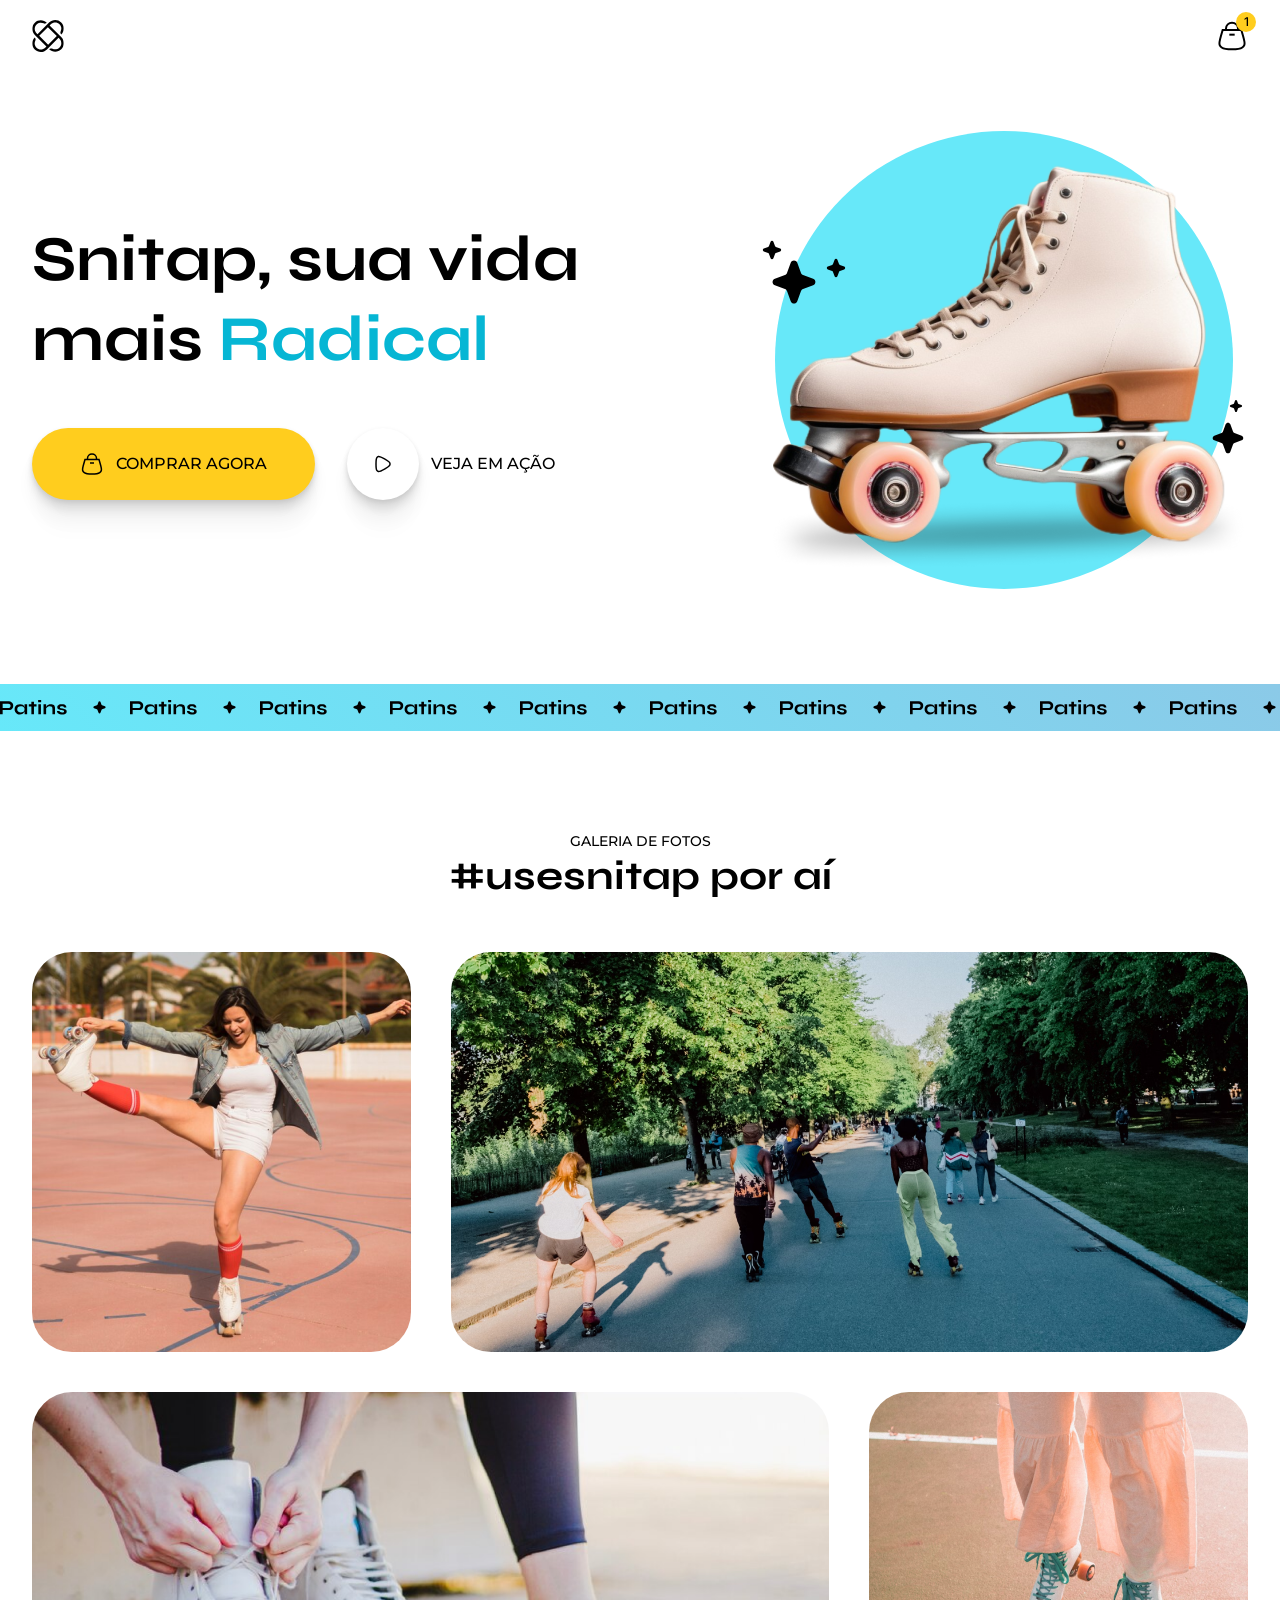
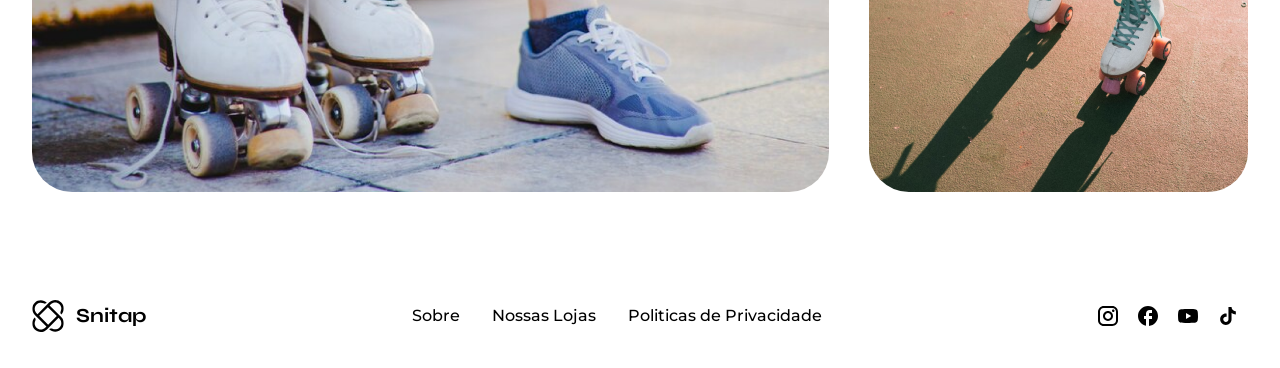
<file: HTML-CSS/07-LandingPagePatinsAnimada/index.html>
<!DOCTYPE html>
<html lang="pt-br">
<head>
  <meta charset="UTF-8">
  <meta name="viewport" content="width=device-width, initial-scale=1.0">
  <link rel="preconnect" href="https://fonts.googleapis.com">
  <link rel="preconnect" href="https://fonts.gstatic.com" crossorigin>
  <title>Snitap - Patins</title>
  <link rel="stylesheet" href="styles/index.css">
  <link href="https://fonts.googleapis.com/css2?family=Inter:ital,opsz,wght@0,14..32,100..900;1,14..32,100..900&family=Montserrat:ital,wght@0,100..900;1,100..900&family=Syne:wght@400..800&display=swap" rel="stylesheet">
</head>
<body>
  <header>
    <a href=""><img src="assets/Logo.svg" alt="Logo da marca snitap"></a>
    
    <a href="">
      <img src="assets/icons/shopping-bag-01.svg" alt="">
      <span>1</span>
    </a>
    
  </header>

  <section class="hero">
    <div>
      <h1>Snitap, sua vida mais
        <div>
          <span>Radical</span>
          <span>Divertida</span>
          <span>Saudável</span>
          <span>Radical</span>
        </div>
      </h1>

      <div class="buttons">
        <a href="#" class="button buy shadow"><img src="assets/icons/shopping-bag-01.svg" alt="">COMPRAR AGORA</a>

        <a href="#" class="button play">
          <span class="shadow">
            <img src="assets/icons/play.svg" alt="">
          </span>
          VEJA EM AÇÃO</a>

      </div>
    </div>

    <div>
      <div class="content">
        <img src="assets/Ellipse.svg"
         alt="">
         <img src="assets/patins-image.png" alt="">
         <img src="assets/Stars 1.svg" alt="">
         <img src="assets/Stars 2.svg" alt="">
      </div>
    </div>
  </section>
  <section class="banner">
    <div class="scroller bg-gradient">
      <div class="rolling">
        <img src="assets/banner.svg" alt="">
        <img src="assets/banner.svg" alt="">
        <img src="assets/banner.svg" alt="">
        <img src="assets/banner.svg" alt="">
        <img src="assets/banner.svg" alt="">
        <img src="assets/banner.svg" alt="">
        <img src="assets/banner.svg" alt="">
        <img src="assets/banner.svg" alt="">
        <img src="assets/banner.svg" alt="">
        <img src="assets/banner.svg" alt="">
        <img src="assets/banner.svg" alt="">
        <img src="assets/banner.svg" alt="">
        <img src="assets/banner.svg" alt="">
        <img src="assets/banner.svg" alt="">
        <img src="assets/banner.svg" alt="">
        <img src="assets/banner.svg" alt="">
      </div>
    </div>

  </section>
  <section class="galery">
    <header>
      <span>GALERIA DE FOTOS</span>
      <h2>#usesnitap por aí</h2>
    </header>
    <div class="content">
      <figure>
        <img src="assets/images/img01.png" alt="">
        <figcaption>
          <img src="assets/insta pic.svg" alt="">
          <span>@laviniapereira</span>
        </figcaption>
      </figure>

      <figure data-delay>
        <img src="assets/images/img02.png" alt="">
        <figcaption>
          <img src="assets/insta pic.svg" alt="">
          <span>@laviniapereira</span>
        </figcaption>
      </figure>

      <figure>
        <img src="assets/images/img3.png" alt="">
        <figcaption>
          <img src="assets/insta pic.svg" alt="">
          <span>@laviniapereira</span>
        </figcaption>
      </figure>

      <figure data-delay>
        <img src="assets/images/img4.png" alt="">
        <figcaption>
          <img src="assets/insta pic.svg" alt="">
          <span>@laviniapereira</span>
        </figcaption>
      </figure>
    </div>
  </section>

  <footer>
    <div class="logo">
      <img src="assets/Logo.svg" alt="">Snitap
    </div>

    <nav>
      <a href="#">Sobre</a>
      <a href="#">Nossas Lojas</a>
      <a href="#">Politicas de Privacidade</a>
    </nav>

    <div class="social-links">
      <a href="#" title="instagram">
        <img src="assets/icons/mdi_instagram.svg" alt="">
      </a>
      <a href="#" title="facebook">
        <img src="assets/icons/ic_baseline-facebook.svg" alt="">
      </a>
      <a href="#" title="youtube">
        <img src="assets/icons/mdi_youtube.svg" alt="">
      </a>
      <a href="#" title="tiktok">
        <img src="assets/icons/ic_baseline-tiktok.svg" alt="">
      </a>
    </div>
  </footer>
</body>
</html>
</file>
<file: HTML-CSS/07-LandingPagePatinsAnimada/styles/index.css>
@import url(global.css);
@import url(header.css);
@import url(hero.css);
@import url(banner.css);
@import url(galery.css);
@import url(footer.css);
</file>
